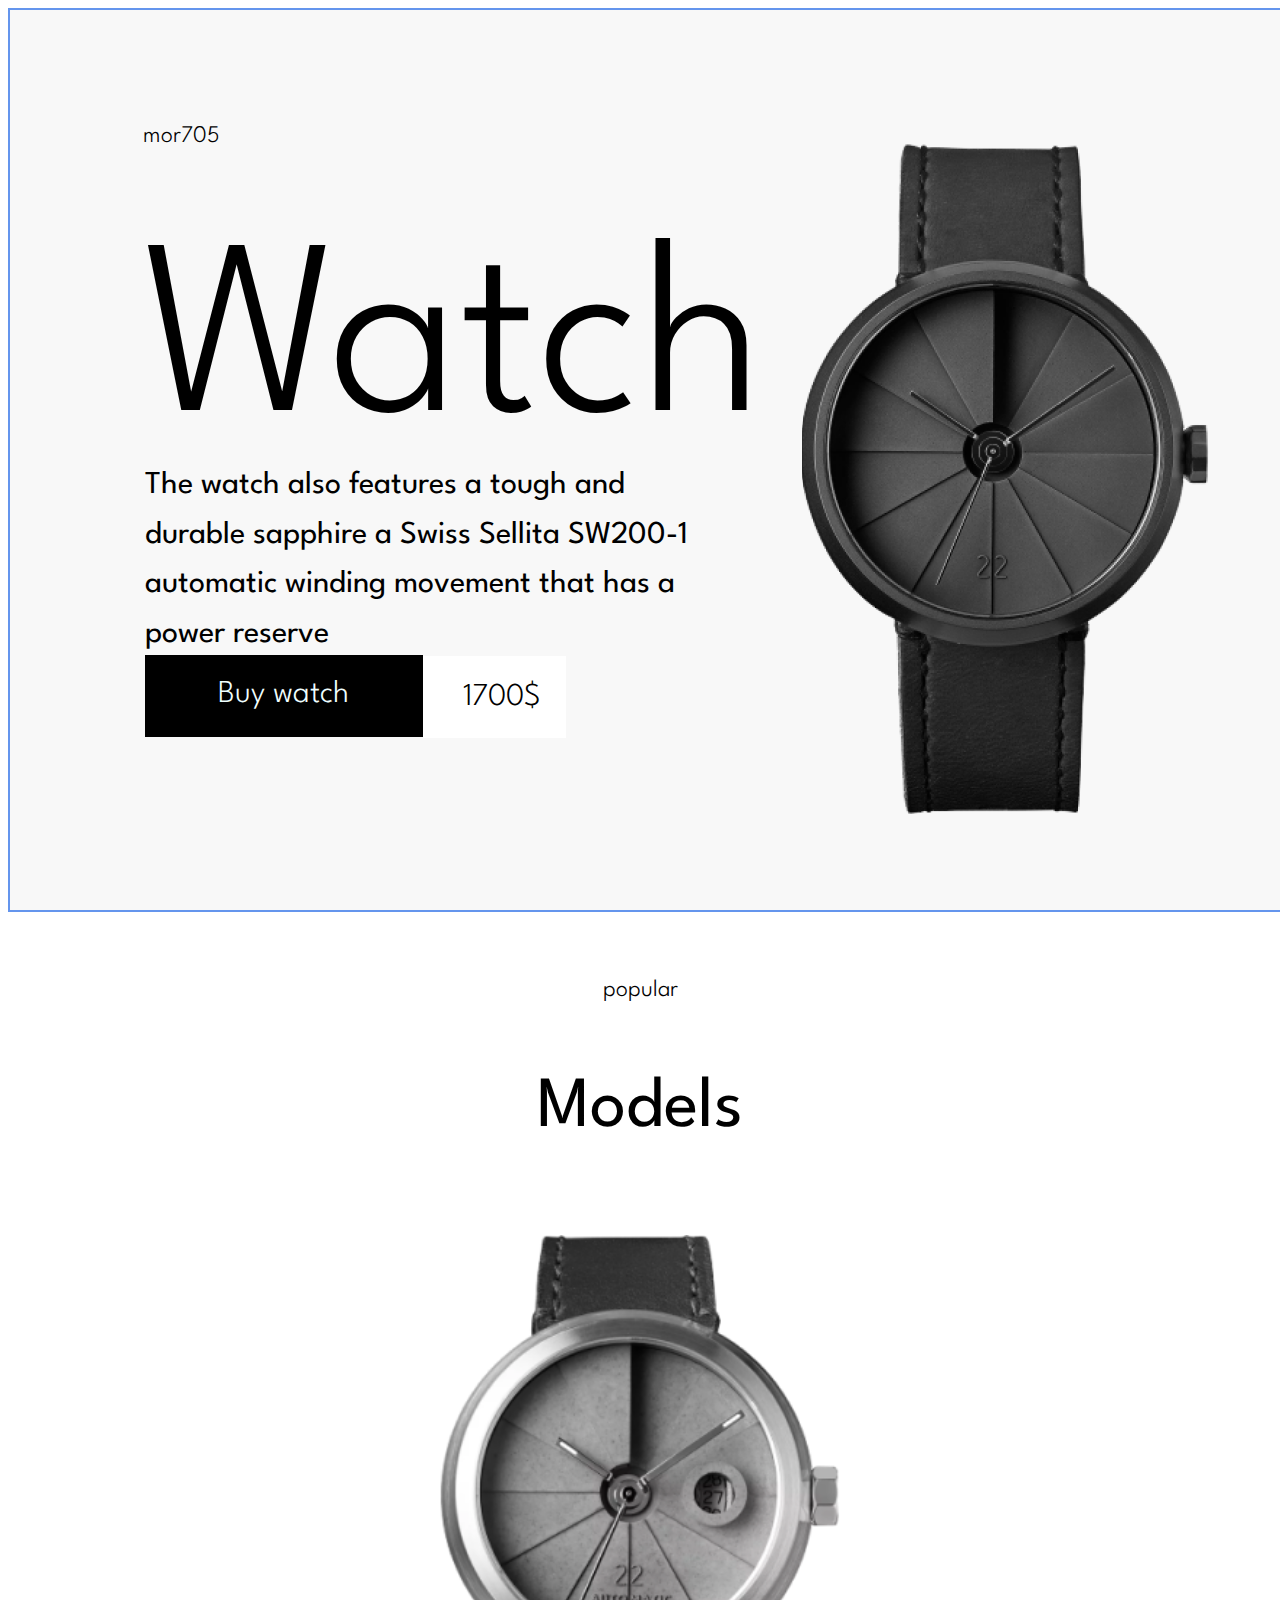
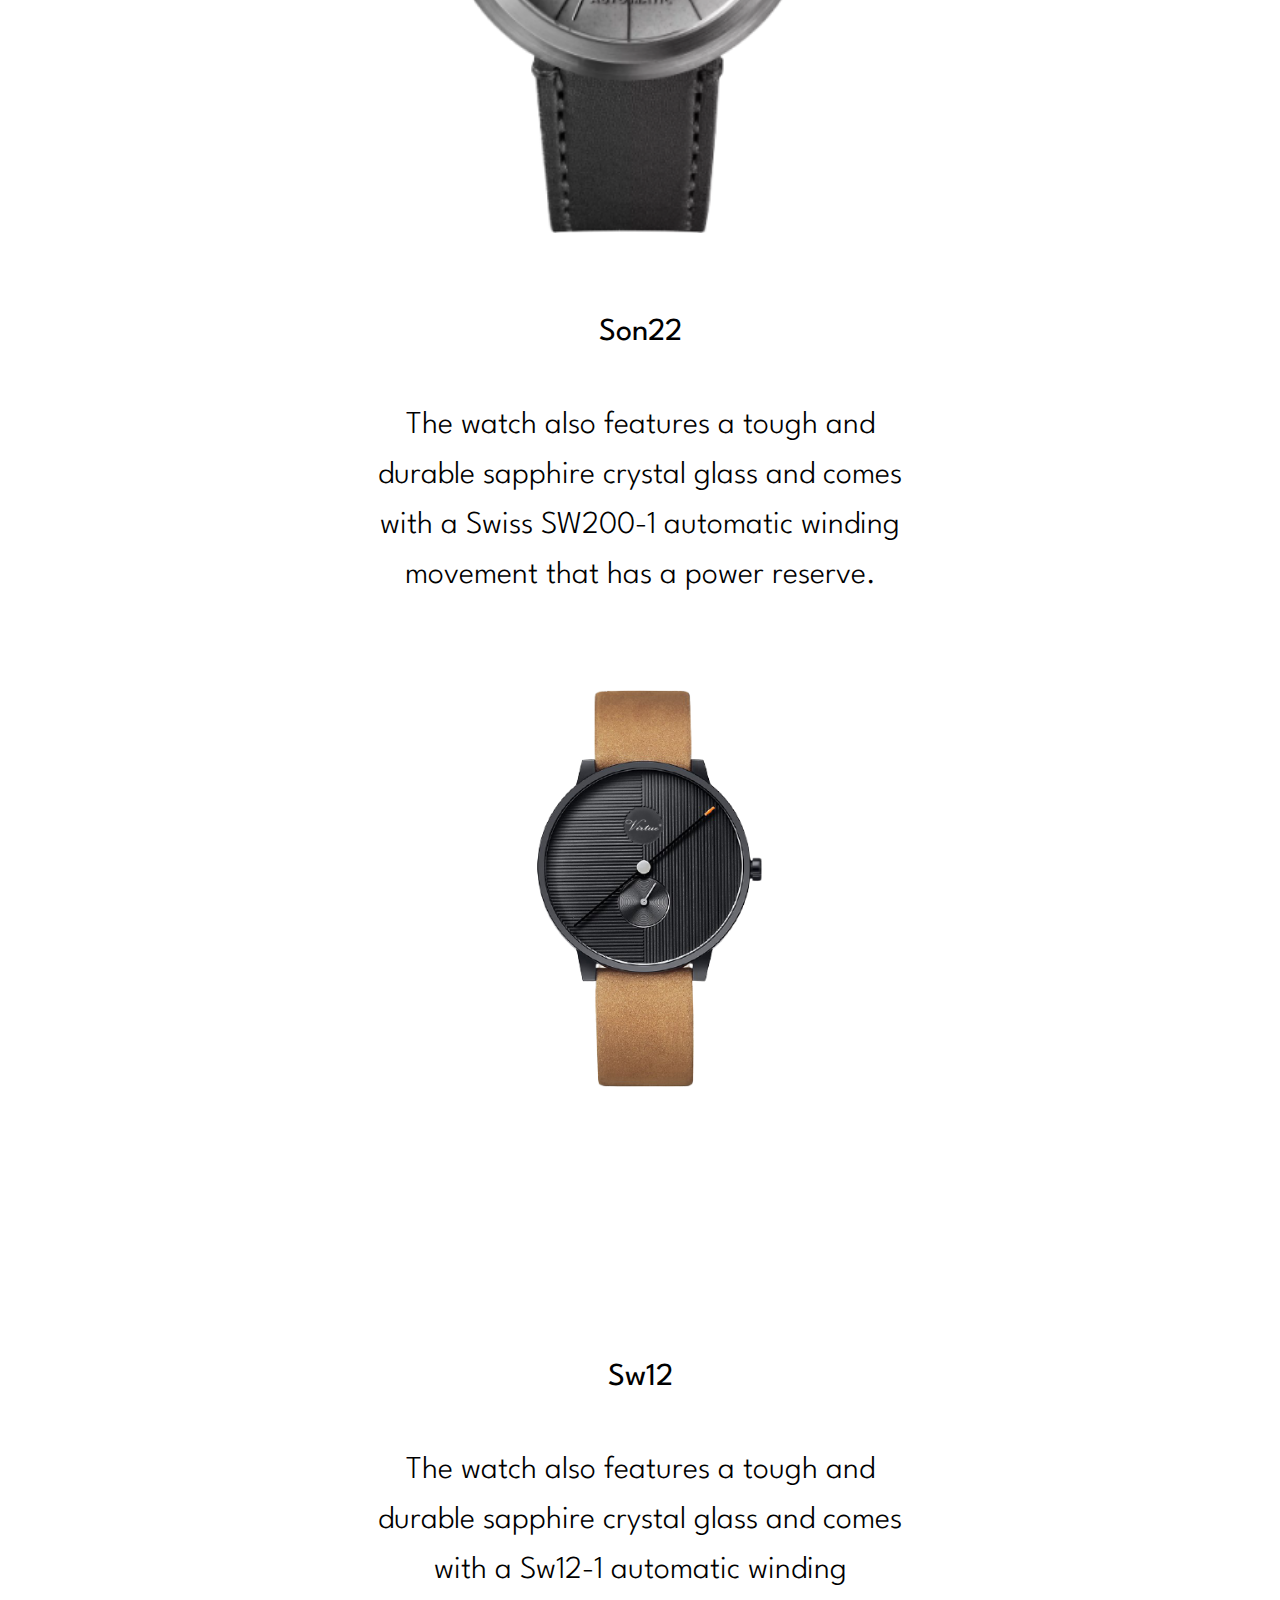
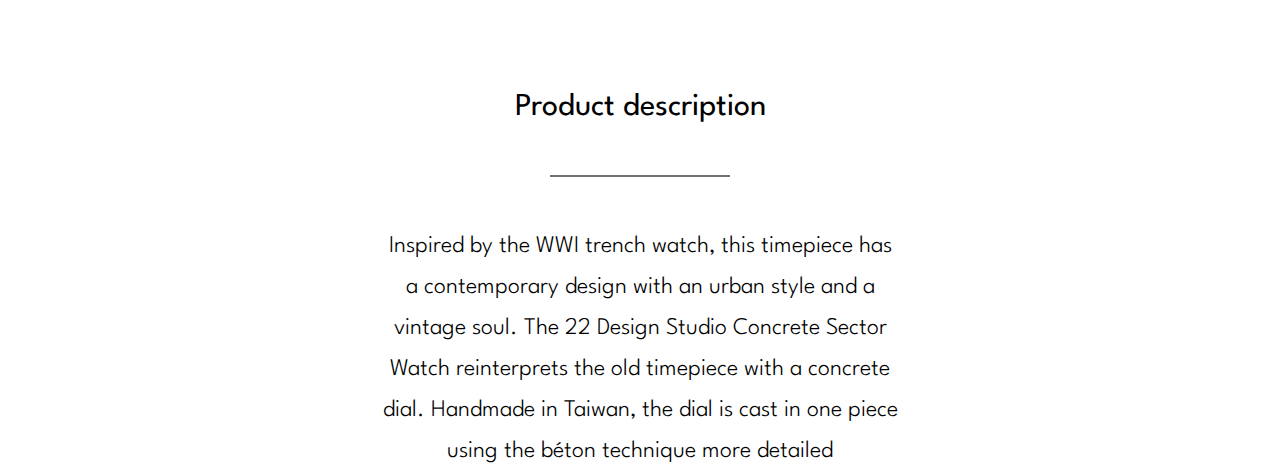
<file: HomeWork2/index.html>
<!DOCTYPE html>
<html lang="en">

<head>
    <meta charset="UTF-8">
    <meta http-equiv="X-UA-Compatible" content="IE=edge">
    <meta name="viewport" content="width=device-width, initial-scale=1.0">
    <title>Document</title>
</head>
<link rel="stylesheet" href="./style.css">
<link rel="preconnect" href="https://fonts.googleapis.com">
<link rel="preconnect" href="https://fonts.gstatic.com" crossorigin>
<link
    href="https://fonts.googleapis.com/css2?family=Inter&family=League+Spartan:wght@300&family=Open+Sans&family=Oswald&display=swap"
    rel="stylesheet">

<body>
    <div class="header">
        <div class="model">mor705</div>

        <div class="head">Watch</div>
        <div class="head-watch"><img src="./Watch.png" alt=""></div>

        <div class="about">The watch also features a tough and durable sapphire a Swiss Sellita SW200-1 automatic
            winding movement that has a power reserve</div>
        <div class="buy">
            <p>Buy watch</p>
        </div>
        <div class="price">
            <p class="pricenum">1700$</p>

        </div>

    </div>
    <div class="other-models">
        <h6>popular</h6>
        <h1>Models</h1>

        <div class=otherModels><img class="displayed" src="./image-removebg-preview (15) 1.png" alt=""></div>
        <h5 class="nextModel">Son22</h5>
        <div class="modelText">The watch also features a tough and durable sapphire crystal glass and comes with a Swiss
            SW200-1 automatic winding movement that has a power reserve.</div>

        <div class="otherModels"><img class="displayed" src="./image-removebg-preview (17) 1@2x.png" alt=""></div>
        <h5 class="nextModel">Sw12</h5>
        <div class="modelText">The watch also features a tough and durable sapphire crystal glass and comes with a
            Sw12-1 automatic winding</div>

        <h5 class="nextModel">Product description</h5>
        <div class="line"></div>
        <div class="post">Inspired by the WWI trench watch, this timepiece has a contemporary design with an urban style
            and a vintage soul. The 22 Design Studio Concrete Sector Watch reinterprets the old timepiece with a
            concrete dial. Handmade in Taiwan, the dial is cast in one piece using the béton technique more detailed
        </div>


    </div>


</body>

</html>
</file>
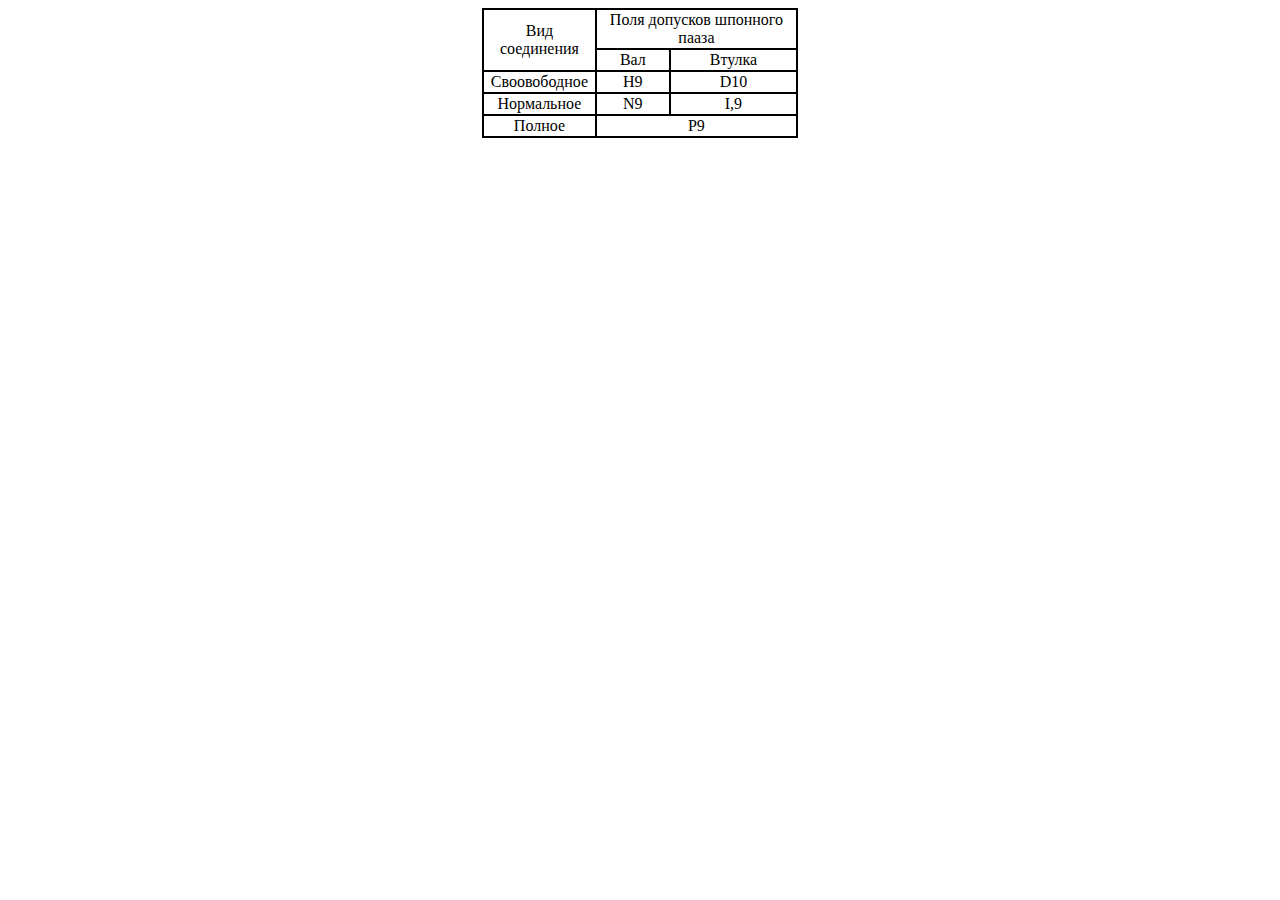
<file: HomeWork1.html>
<!DOCTYPE html>
<html lang="en">
<head>
    <meta charset="UTF-8">
    <meta http-equiv="X-UA-Compatible" content="IE=edge">
    <meta name="viewport" content="width=device-width, initial-scale=1.0">
    <title>Homework table</title>
    <link rel="stylesheet" href="stile.css">
</head>
<body>
    
    
    <table cellspacing="0">
        <tr>
            <td rowspan="2">Вид соединения</td>
            <td colspan="2">Поля допусков шпонного пааза</td>
            
        </tr>
        <tr>
            
            <td>Вал</td>
            <td>Втулка</td>
        </tr>
        <tr>
            <td>Своовободное</td>
            <td>H9</td>
            <td>D10</td>
        </tr>
        <tr><td>Нормальное</td>
            <td>N9</td>
            <td>I,9</td></tr>
        <tr>
            <td>Полное</td>
            <td colspan="2">P9</td>
            
        </tr>
    </table>

    
</body>
</html>
</file>
<file: HomeWork2/style.css>
.header {
    justify-content: center;


    width: 1440px;
    height: 900px;
    border: 2px solid cornflowerblue;
    background-color: #F8F8F8;
    display: block;
    margin-left: auto;
    margin-right: auto;

}

.head {
    width: 877px;
    height: 215px;
    font-family: League Spartan;
    font-size: 250px;
    font-weight: 300;
    line-height: 230px;

    position: relative;
    left: 133px;
    top: 89px;
    margin-right: auto;
    margin-bottom: auto;

}


.head-watch {

    width: 408px;
    height: 720px;
    position: relative;

    left: 792px;
    top: -244px;
}

.about {
    height: 142px;
    width: 575px;
    position: relative;
    top: -620px;

    left: 135px;
    Font-family: League Spartan;
    Font-style: Light;
    Font-size: 32px;
    Line-height: 50px;
    Line-height: 155%;
    text-align: start;

}

.buy {

    width: 278px;
    height: 82px;
    background-color: black;
    position: relative;
    top: -600px;
    left: 135px;



}

p {

    color: azure;
    font-family: League Spartan;
    font-size: 32px;
    font-weight: 300;
    line-height: 29px;
    letter-spacing: 0em;
    text-align: justify;
    position: relative;
    left: 73px;
    top: 25px;
}

.model {

    margin-top: 104px;
    margin-left: 133px;
    color: black;
    width: 135px;
    height: 32px;
    font-family: League Spartan;
    font-size: 24px;
    font-weight: 300;
    line-height: 45px;
    letter-spacing: 0em;
    text-align: left;

}

.price {
    width: 143px;
    height: 82px;
    background-color: #FFFFFF;
    position: relative;
    top: -713px;
    left: 413px;




}

.pricenum {
    color: black;
    display: block;
    margin-left: auto;
    margin-right: auto;
    font-family: League Spartan;
    font-size: 32px;
    font-weight: 300;
    line-height: 60px;
    letter-spacing: 0em;
    position: relative;
    left: 40px;
    top: 12px;



}

h6 {
    font-family: League Spartan;
    font-size: 24px;
    font-weight: 300;
    line-height: 45px;
    letter-spacing: 0em;
    text-align: center;



}

h1 {
    font-family: League Spartan;
    font-size: 72px;
    font-weight: 400;
    line-height: 81px;
    letter-spacing: 0em;
    text-align: center;


}

.other-models {
    display: block;
    margin-left: auto;
    margin-right: auto;
}

.otherModels {
    height: 630px;
    width: 417px;
    display: block;
    margin-left: auto;
    margin-right: auto;
    margin-top: 85px;



}

.displayed {


    display: block;
    margin-left: auto;
    margin-right: auto;

    height: auto;
    width: 100%;



}

.nextModel {
    font-family: League Spartan;
    font-size: 32px;
    font-weight: 400;
    line-height: 29px;
    letter-spacing: 0em;
    text-align: center;

}

.modelText {
    height: 194px;
    width: 531px;
    display: block;
    margin-left: auto;
    margin-right: auto;
    font-family: League Spartan;
    font-size: 32px;
    font-weight: 300;
    line-height: 50px;
    letter-spacing: 0em;
    text-align: center;

}

.line {
    width: 178px;
    border: #707070 solid 1px;
    display: block;
    margin-left: auto;
    margin-right: auto;

}

.post {
    width: 515px;
    height: 231px;
    display: block;
    margin-left: auto;
    margin-right: auto;
    margin-top: 49px;

    font-family: League Spartan;
    font-size: 24px;
    font-weight: 300;
    line-height: 41px;
    letter-spacing: 0em;
    text-align: center;




}
</file>
<file: stile.css>
table {
    width: 25%;
 margin: 0 auto;
 text-align: center;
 border: solid 0.5px;}
 
 td {border: solid 1px;}
</file>
